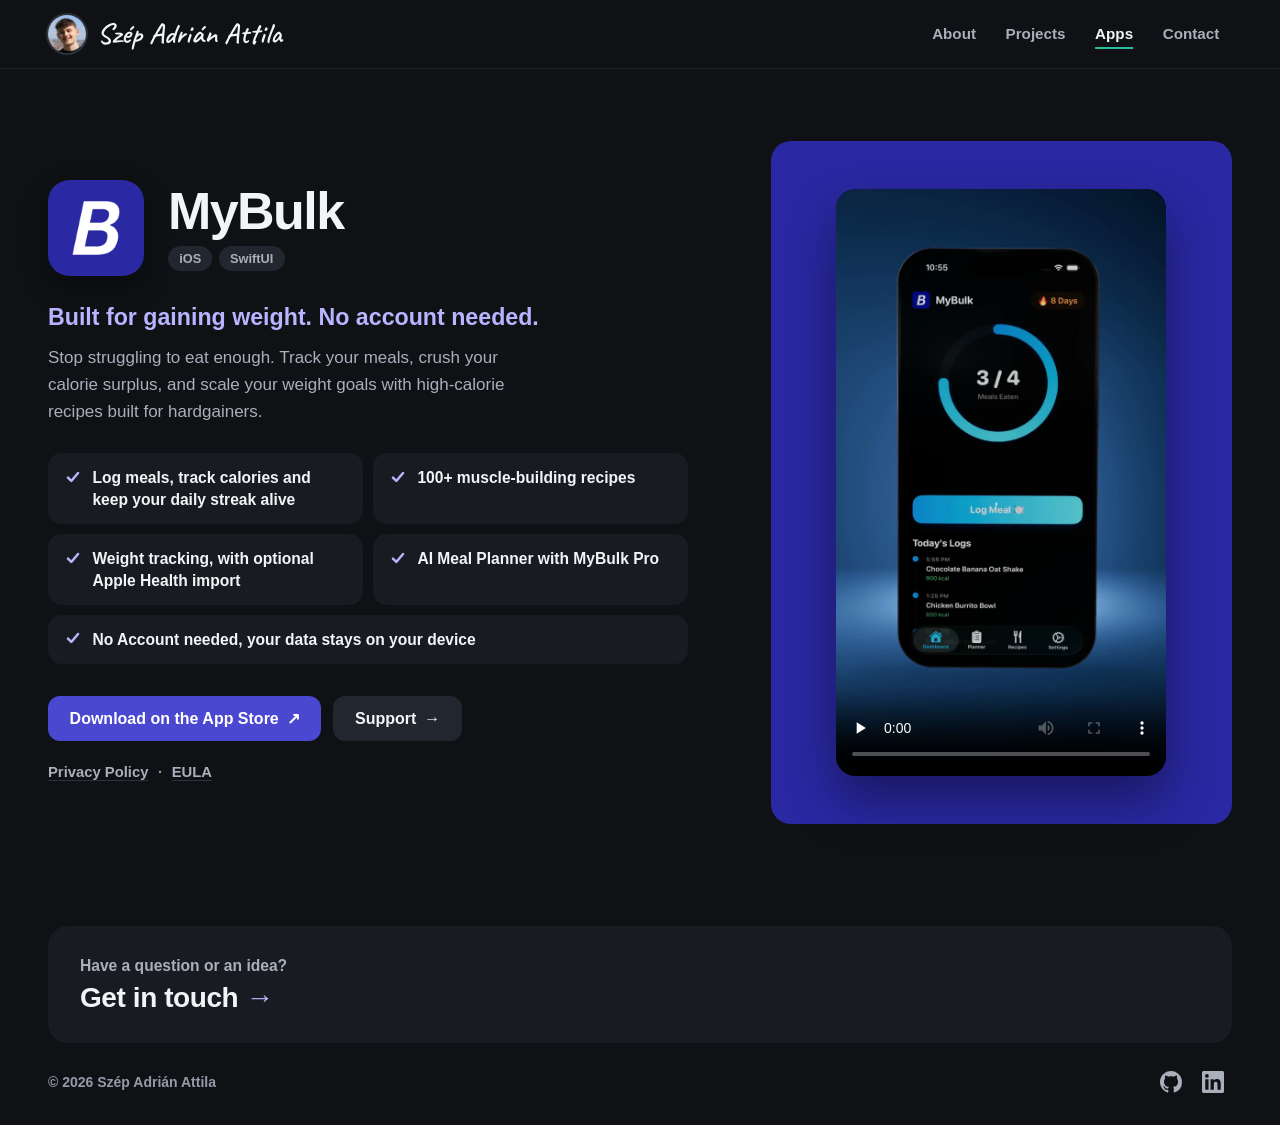
<file: apps.html>
<!DOCTYPE html>
<html lang="en">
<head>
    <meta charset="UTF-8">
    <meta name="viewport" content="width=device-width, initial-scale=1.0">
    <title>Szép Adrián Attila - Apps</title>
    <meta name="description" content="MyBulk for iOS: track your meals, hit your calorie surplus and reach your weight goals with high-calorie recipes built for hardgainers.">
    <meta name="theme-color" content="#0f1115">
    <meta property="og:type" content="website">
    <meta property="og:site_name" content="Szép Adrián Attila">
    <meta property="og:title" content="MyBulk - Szép Adrián Attila">
    <meta property="og:description" content="Track your meals, crush your calorie surplus, and scale your weight goals with high-calorie recipes built for hardgainers.">
    <meta property="og:url" content="https://szepad.github.io/apps.html">
    <meta property="og:image" content="https://szepad.github.io/media/bulkr-icon.png">
    <meta name="twitter:card" content="summary">
    <link rel="icon" href="favicon.svg" type="image/svg+xml">
    <link rel="preconnect" href="https://fonts.googleapis.com">
    <link rel="preconnect" href="https://fonts.gstatic.com" crossorigin>
    <link rel="stylesheet" href="https://fonts.googleapis.com/css2?family=Caveat:wght@600&display=swap">
    <link rel="stylesheet" href="style/main.css">
    <link rel="stylesheet" href="style/apps.css">
</head>
<body class="theme-indigo">
    <a class="skip-link" href="#main">Skip to content</a>
    <header class="site-header">
        <div class="wrap header-inner">
            <a class="brand" href="index.html"><img src="media/avatar.jpg" width="80" height="80" alt=""><span class="signature">Szép Adrián Attila</span></a>
            <button class="menu-toggle" type="button" aria-expanded="false" aria-controls="site-nav">
                <span class="when-closed">Menu</span><span class="when-open">Close</span>
            </button>
            <nav class="site-nav" id="site-nav" aria-label="Main">
                <a href="index.html">About</a>
                <a href="projects.html">Projects</a>
                <a href="apps.html" aria-current="page">Apps</a>
                <a href="contact.html">Contact</a>
            </nav>
        </div>
    </header>

    <main id="main">
        <section class="wrap app" aria-labelledby="app-title">
            <div class="app-info">
                <div class="app-head">
                    <img class="app-icon" src="media/bulkr-icon.png" width="96" height="96" alt="MyBulk app icon">
                    <div>
                        <h1 id="app-title">MyBulk</h1>
                        <ul class="chips">
                            <li class="chip">iOS</li>
                            <li class="chip">SwiftUI</li>
                        </ul>
                    </div>
                </div>

                <p class="app-tagline">Built for gaining weight. No account needed.</p>
                <p class="app-desc">Stop struggling to eat enough. Track your meals, crush your calorie surplus, and scale your weight goals with high-calorie recipes built for hardgainers.</p>

                <ul class="features">
                    <li class="feature"><svg class="feature-check" viewBox="0 0 16 16" aria-hidden="true" focusable="false"><path d="M3.5 8.5l3 3 6-7"/></svg>Log meals, track calories and keep your daily streak alive</li>
                    <li class="feature"><svg class="feature-check" viewBox="0 0 16 16" aria-hidden="true" focusable="false"><path d="M3.5 8.5l3 3 6-7"/></svg>100+ muscle-building recipes</li>
                    <li class="feature"><svg class="feature-check" viewBox="0 0 16 16" aria-hidden="true" focusable="false"><path d="M3.5 8.5l3 3 6-7"/></svg>Weight tracking, with optional Apple Health import</li>
                    <li class="feature"><svg class="feature-check" viewBox="0 0 16 16" aria-hidden="true" focusable="false"><path d="M3.5 8.5l3 3 6-7"/></svg>AI Meal Planner with MyBulk Pro</li>
                    <li class="feature"><svg class="feature-check" viewBox="0 0 16 16" aria-hidden="true" focusable="false"><path d="M3.5 8.5l3 3 6-7"/></svg>No Account needed, your data stays on your device</li>
                </ul>

                <div class="app-actions">
                    <a class="btn btn-primary" href="https://apps.apple.com/us/app/mybulk-gain-muscle-weight/id6780621673" target="_blank" rel="noopener">
                        Download on the App Store <span class="arrow arrow-ne" aria-hidden="true">↗</span>
                    </a>
                    <a class="btn" href="contact.html?app=MyBulk">Support <span class="arrow" aria-hidden="true">→</span></a>
                </div>
                <p class="app-legal">
                    <a href="privacy.html">Privacy Policy</a>
                    <span aria-hidden="true">·</span>
                    <a href="https://www.apple.com/legal/internet-services/itunes/dev/stdeula/" target="_blank" rel="noopener">EULA</a>
                </p>
            </div>

            <div class="app-visual">
                <div class="app-frame">
                    <video controls playsinline preload="none" poster="media/mybulk_poster.jpg" src="media/mybulk_promo.mp4" aria-label="MyBulk promo video"></video>
                </div>
            </div>
        </section>
    </main>

    <footer class="site-footer">
        <div class="wrap">
            <a class="footer-tile" href="contact.html">
                <span class="footer-q">Have a question or an idea?</span>
                <span class="footer-cta">Get in touch <span class="arrow" aria-hidden="true">→</span></span>
            </a>
            <div class="footer-meta">
                <span>&copy; 2026 Szép Adrián Attila</span>
                <ul class="footer-links icon-links">
                    <li><a class="icon-link" href="https://github.com/szepad/" target="_blank" rel="noopener" aria-label="GitHub"><svg viewBox="0 0 16 16" aria-hidden="true" focusable="false"><path d="M8 0C3.58 0 0 3.58 0 8c0 3.54 2.29 6.53 5.47 7.59.4.07.55-.17.55-.38 0-.19-.01-.82-.01-1.49-2.01.37-2.53-.49-2.69-.94-.09-.23-.48-.94-.82-1.13-.28-.15-.68-.52-.01-.53.63-.01 1.08.58 1.23.82.72 1.21 1.87.87 2.33.66.07-.52.28-.87.51-1.07-1.78-.2-3.64-.89-3.64-3.95 0-.87.31-1.59.82-2.15-.08-.2-.36-1.02.08-2.12 0 0 .67-.21 2.2.82.64-.18 1.32-.27 2-.27.68 0 1.36.09 2 .27 1.53-1.04 2.2-.82 2.2-.82.44 1.1.16 1.92.08 2.12.51.56.82 1.27.82 2.15 0 3.07-1.87 3.75-3.65 3.95.29.25.54.73.54 1.48 0 1.07-.01 1.93-.01 2.2 0 .21.15.46.55.38A8.013 8.013 0 0016 8c0-4.42-3.58-8-8-8z"/></svg></a></li>
                    <li><a class="icon-link" href="https://www.linkedin.com/in/adrian-szep/" target="_blank" rel="noopener" aria-label="LinkedIn"><svg viewBox="0 0 24 24" aria-hidden="true" focusable="false"><path d="M20.447 20.452h-3.554v-5.569c0-1.328-.027-3.037-1.852-3.037-1.853 0-2.136 1.445-2.136 2.939v5.667H9.351V9h3.414v1.561h.046c.477-.9 1.637-1.85 3.37-1.85 3.601 0 4.267 2.37 4.267 5.455v6.286zM5.337 7.433a2.062 2.062 0 01-2.063-2.065 2.064 2.064 0 112.063 2.065zm1.782 13.019H3.555V9h3.564v11.452zM22.225 0H1.771C.792 0 0 .774 0 1.729v20.542C0 23.227.792 24 1.771 24h20.451C23.2 24 24 23.227 24 22.271V1.729C24 .774 23.2 0 22.222 0h.003z"/></svg></a></li>
                </ul>
            </div>
        </div>
    </footer>
    <script src="scripts/main.js"></script>
</body>
</html>
</file>
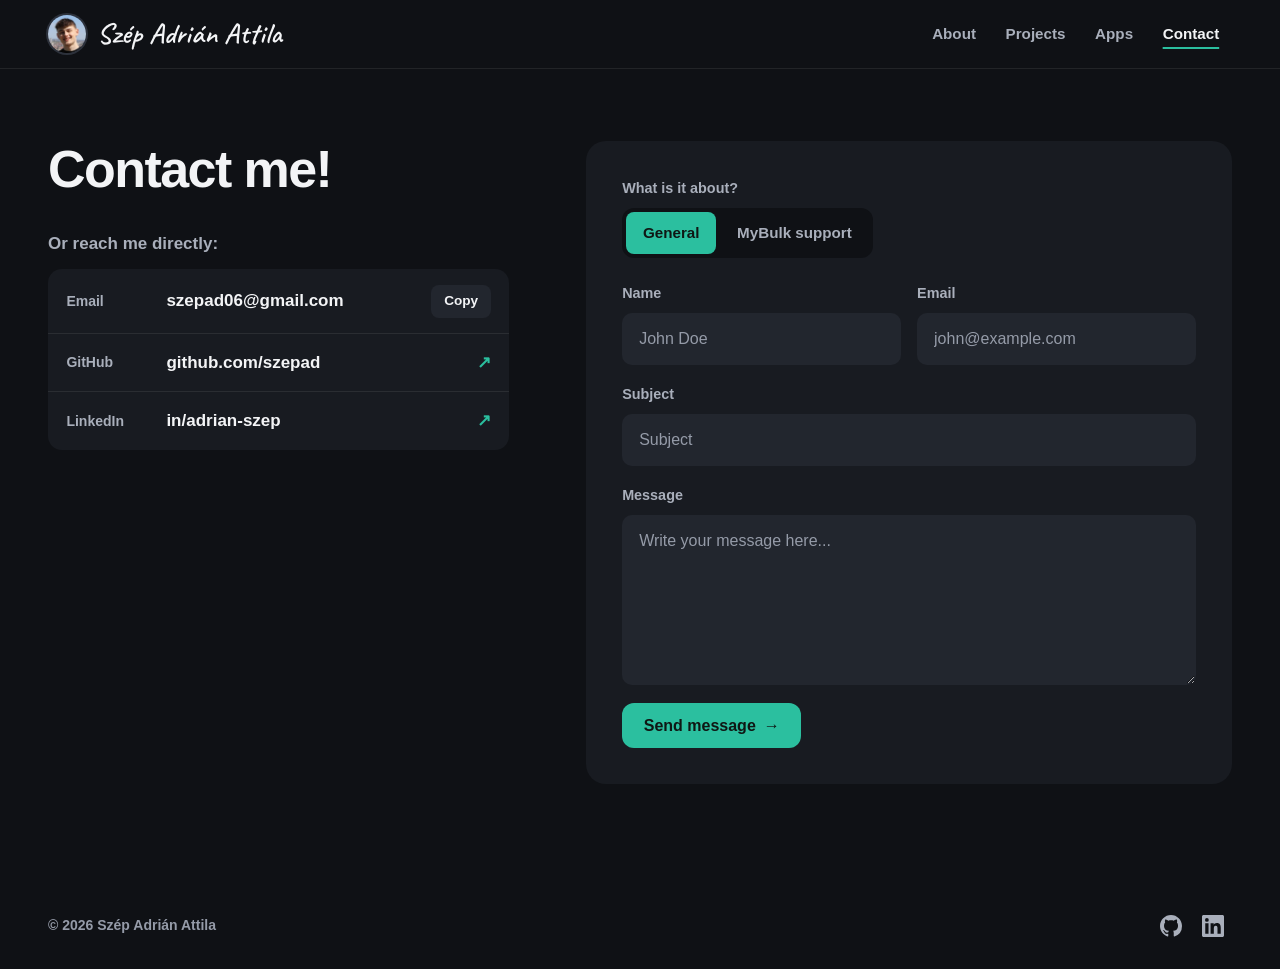
<file: contact.html>
<!DOCTYPE html>
<html lang="en">
<head>
    <meta charset="UTF-8">
    <meta name="viewport" content="width=device-width, initial-scale=1.0">
    <title>Szép Adrián Attila - Contact</title>
    <meta name="description" content="Get in touch with Szép Adrián Attila, or contact MyBulk app support.">
    <meta name="theme-color" content="#0f1115">
    <meta property="og:type" content="website">
    <meta property="og:site_name" content="Szép Adrián Attila">
    <meta property="og:title" content="Szép Adrián Attila - Contact">
    <meta property="og:description" content="Get in touch, or contact MyBulk app support.">
    <meta property="og:url" content="https://szepad.github.io/contact.html">
    <meta property="og:image" content="https://szepad.github.io/media/portrait.jpg">
    <meta name="twitter:card" content="summary">
    <link rel="icon" href="favicon.svg" type="image/svg+xml">
    <link rel="preconnect" href="https://fonts.googleapis.com">
    <link rel="preconnect" href="https://fonts.gstatic.com" crossorigin>
    <link rel="stylesheet" href="https://fonts.googleapis.com/css2?family=Caveat:wght@600&display=swap">
    <link rel="stylesheet" href="style/main.css">
    <link rel="stylesheet" href="style/contact.css">
</head>
<body>
    <a class="skip-link" href="#main">Skip to content</a>
    <header class="site-header">
        <div class="wrap header-inner">
            <a class="brand" href="index.html"><img src="media/avatar.jpg" width="80" height="80" alt=""><span class="signature">Szép Adrián Attila</span></a>
            <button class="menu-toggle" type="button" aria-expanded="false" aria-controls="site-nav">
                <span class="when-closed">Menu</span><span class="when-open">Close</span>
            </button>
            <nav class="site-nav" id="site-nav" aria-label="Main">
                <a href="index.html">About</a>
                <a href="projects.html">Projects</a>
                <a href="apps.html">Apps</a>
                <a href="contact.html" aria-current="page">Contact</a>
            </nav>
        </div>
    </header>

    <main id="main" class="wrap contact">
        <h1 class="contact-title">Contact me!</h1>

        <form id="contact-form" class="contact-form">
            <fieldset class="topic">
                <legend>What is it about?</legend>
                <div class="segmented">
                    <label class="segment"><input type="radio" name="topic" value="General" checked><span>General</span></label>
                    <label class="segment"><input type="radio" name="topic" value="MyBulk support"><span>MyBulk support</span></label>
                </div>
            </fieldset>

            <div class="field-row">
                <div class="field">
                    <label for="name">Name</label>
                    <input type="text" id="name" name="name" required placeholder="John Doe" maxlength="50" autocomplete="name">
                </div>
                <div class="field">
                    <label for="email">Email</label>
                    <input type="email" id="email" name="email" required placeholder="john@example.com" maxlength="100" autocomplete="email">
                </div>
            </div>
            <div class="field">
                <label for="subject">Subject</label>
                <input type="text" id="subject" name="subject" required placeholder="Subject" maxlength="100">
            </div>
            <div class="field">
                <label for="message">Message</label>
                <textarea id="message" name="message" required placeholder="Write your message here..."></textarea>
            </div>

            <!-- Spam trap for Web3Forms: real visitors never see or tick this -->
            <input type="checkbox" name="botcheck" class="botcheck" tabindex="-1" autocomplete="off" aria-hidden="true">

            <div class="form-actions">
                <button type="submit" class="btn btn-primary">Send message <span class="arrow" aria-hidden="true">→</span></button>
                <p id="form-status" class="form-status" role="status"></p>
            </div>
        </form>

        <div class="contact-direct">
            <p class="contact-sub">Or reach me directly:</p>
            <ul class="cells">
                <li class="cell">
                    <span class="cell-label">Email</span>
                    <span class="cell-value">szepad06@gmail.com</span>
                    <button type="button" class="copy-btn" data-email="szepad06@gmail.com" aria-label="Copy email address">Copy</button>
                </li>
                <li>
                    <a class="cell cell-link" href="https://github.com/szepad" target="_blank" rel="noopener">
                        <span class="cell-label">GitHub</span>
                        <span class="cell-value">github.com/szepad</span>
                        <span class="cell-go" aria-hidden="true">↗</span>
                    </a>
                </li>
                <li>
                    <a class="cell cell-link" href="https://www.linkedin.com/in/adrian-szep/" target="_blank" rel="noopener">
                        <span class="cell-label">LinkedIn</span>
                        <span class="cell-value">in/adrian-szep</span>
                        <span class="cell-go" aria-hidden="true">↗</span>
                    </a>
                </li>
            </ul>
            <p id="copy-status" class="visually-hidden" role="status"></p>
        </div>
    </main>

    <footer class="site-footer">
        <div class="wrap">
            <div class="footer-meta">
                <span>&copy; 2026 Szép Adrián Attila</span>
                <ul class="footer-links icon-links">
                    <li><a class="icon-link" href="https://github.com/szepad/" target="_blank" rel="noopener" aria-label="GitHub"><svg viewBox="0 0 16 16" aria-hidden="true" focusable="false"><path d="M8 0C3.58 0 0 3.58 0 8c0 3.54 2.29 6.53 5.47 7.59.4.07.55-.17.55-.38 0-.19-.01-.82-.01-1.49-2.01.37-2.53-.49-2.69-.94-.09-.23-.48-.94-.82-1.13-.28-.15-.68-.52-.01-.53.63-.01 1.08.58 1.23.82.72 1.21 1.87.87 2.33.66.07-.52.28-.87.51-1.07-1.78-.2-3.64-.89-3.64-3.95 0-.87.31-1.59.82-2.15-.08-.2-.36-1.02.08-2.12 0 0 .67-.21 2.2.82.64-.18 1.32-.27 2-.27.68 0 1.36.09 2 .27 1.53-1.04 2.2-.82 2.2-.82.44 1.1.16 1.92.08 2.12.51.56.82 1.27.82 2.15 0 3.07-1.87 3.75-3.65 3.95.29.25.54.73.54 1.48 0 1.07-.01 1.93-.01 2.2 0 .21.15.46.55.38A8.013 8.013 0 0016 8c0-4.42-3.58-8-8-8z"/></svg></a></li>
                    <li><a class="icon-link" href="https://www.linkedin.com/in/adrian-szep/" target="_blank" rel="noopener" aria-label="LinkedIn"><svg viewBox="0 0 24 24" aria-hidden="true" focusable="false"><path d="M20.447 20.452h-3.554v-5.569c0-1.328-.027-3.037-1.852-3.037-1.853 0-2.136 1.445-2.136 2.939v5.667H9.351V9h3.414v1.561h.046c.477-.9 1.637-1.85 3.37-1.85 3.601 0 4.267 2.37 4.267 5.455v6.286zM5.337 7.433a2.062 2.062 0 01-2.063-2.065 2.064 2.064 0 112.063 2.065zm1.782 13.019H3.555V9h3.564v11.452zM22.225 0H1.771C.792 0 0 .774 0 1.729v20.542C0 23.227.792 24 1.771 24h20.451C23.2 24 24 23.227 24 22.271V1.729C24 .774 23.2 0 22.222 0h.003z"/></svg></a></li>
                </ul>
            </div>
        </div>
    </footer>
    <script src="scripts/main.js"></script>
</body>
</html>
</file>
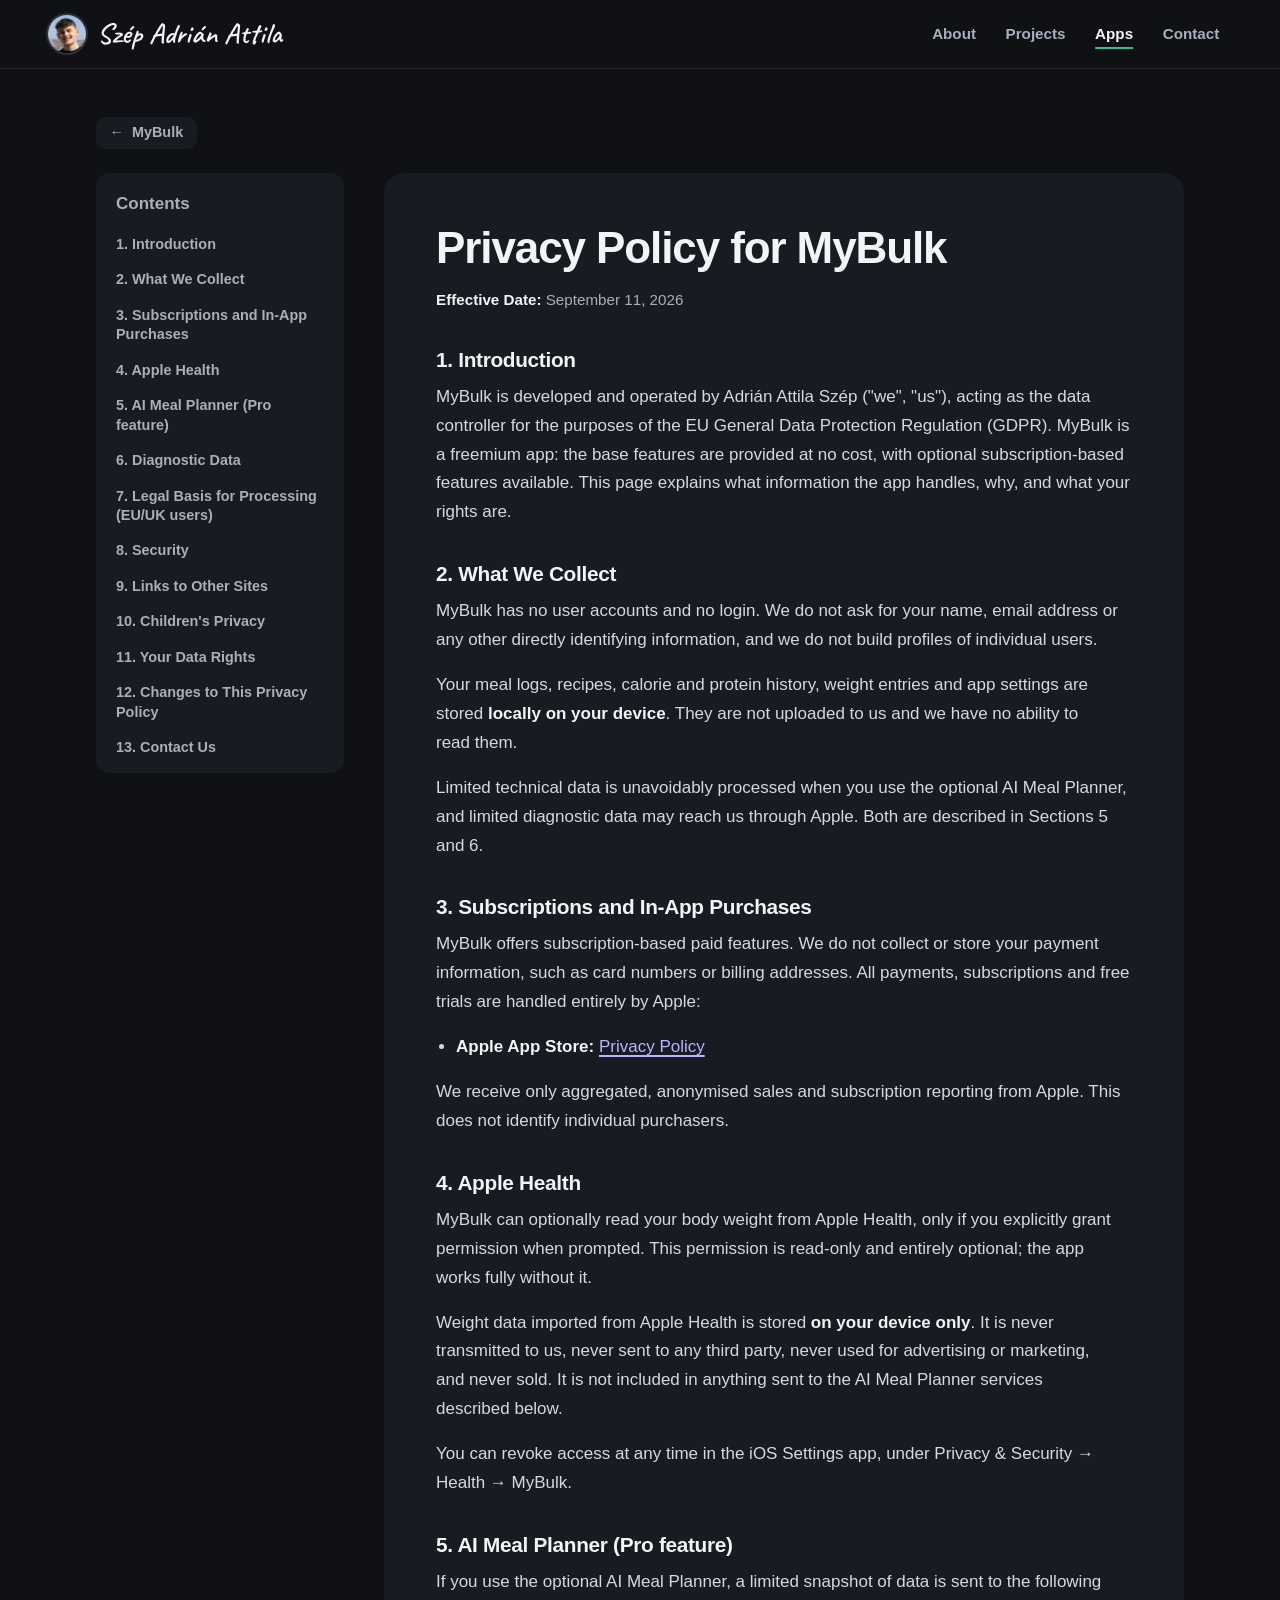
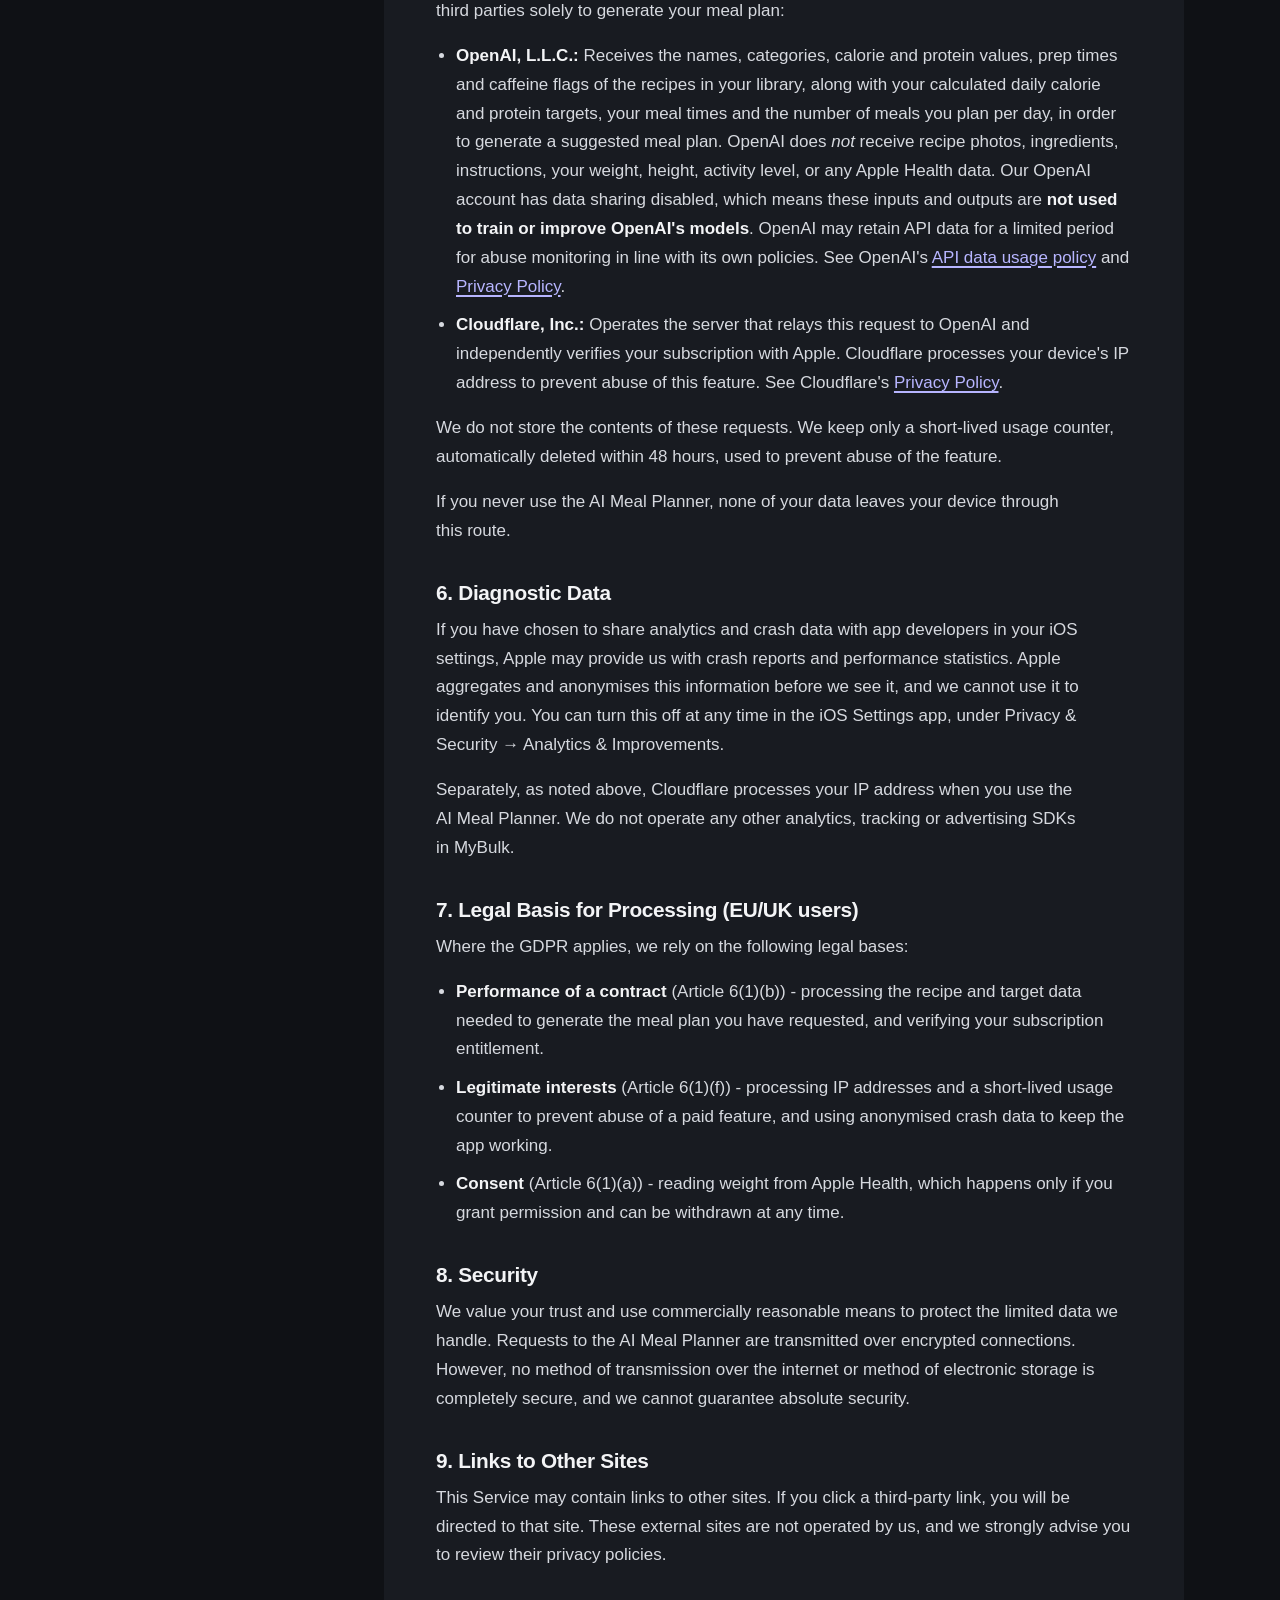
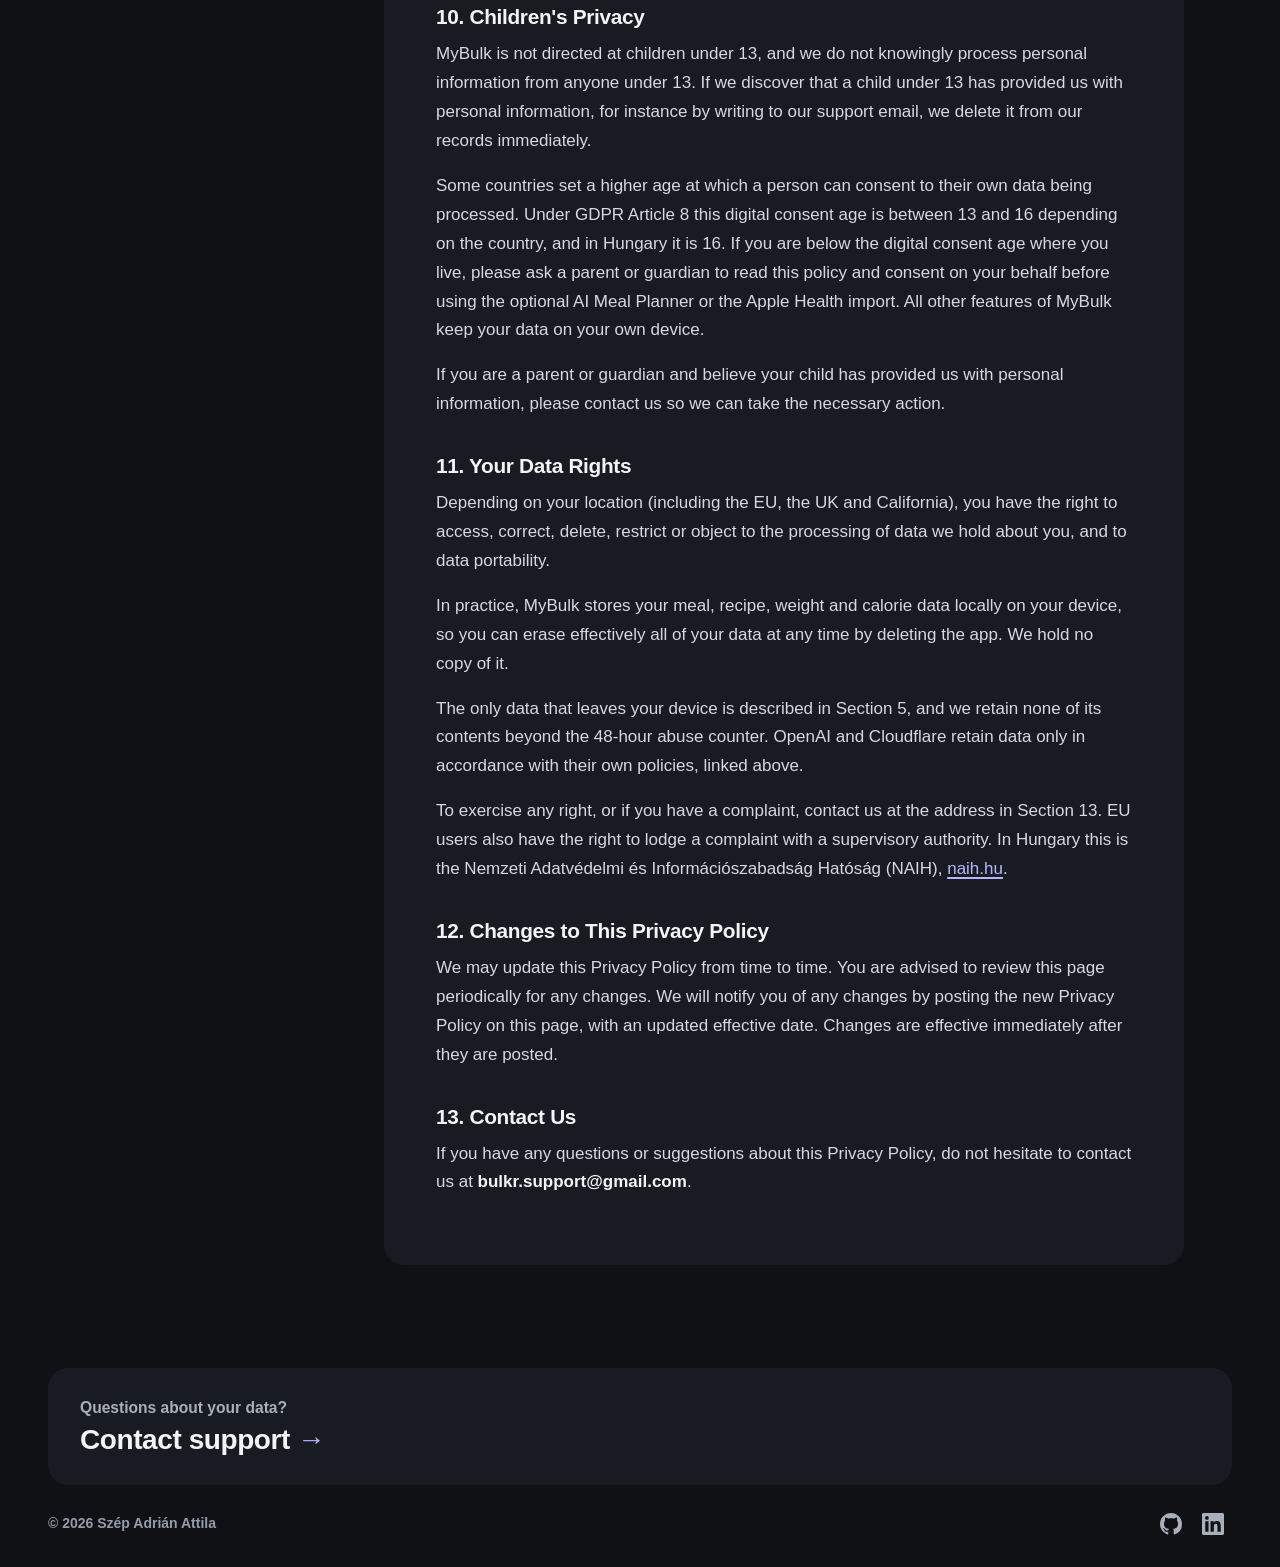
<file: privacy.html>
<!DOCTYPE html>
<html lang="en">
<head>
    <meta charset="UTF-8">
    <meta name="viewport" content="width=device-width, initial-scale=1.0">
    <title>Privacy Policy - MyBulk</title>
    <meta name="description" content="Privacy policy for the MyBulk iOS app.">
    <meta name="theme-color" content="#0f1115">
    <meta property="og:type" content="website">
    <meta property="og:site_name" content="Szép Adrián Attila">
    <meta property="og:title" content="Privacy Policy - MyBulk">
    <meta property="og:description" content="Privacy policy for the MyBulk iOS app.">
    <meta property="og:url" content="https://szepad.github.io/privacy.html">
    <meta property="og:image" content="https://szepad.github.io/media/bulkr-icon.png">
    <meta name="twitter:card" content="summary">
    <link rel="icon" href="favicon.svg" type="image/svg+xml">
    <link rel="preconnect" href="https://fonts.googleapis.com">
    <link rel="preconnect" href="https://fonts.gstatic.com" crossorigin>
    <link rel="stylesheet" href="https://fonts.googleapis.com/css2?family=Caveat:wght@600&display=swap">
    <link rel="stylesheet" href="style/main.css">
    <link rel="stylesheet" href="style/privacy.css">
</head>
<body class="theme-indigo">
    <a class="skip-link" href="#main">Skip to content</a>
    <header class="site-header">
        <div class="wrap header-inner">
            <a class="brand" href="index.html"><img src="media/avatar.jpg" width="80" height="80" alt=""><span class="signature">Szép Adrián Attila</span></a>
            <button class="menu-toggle" type="button" aria-expanded="false" aria-controls="site-nav">
                <span class="when-closed">Menu</span><span class="when-open">Close</span>
            </button>
            <nav class="site-nav" id="site-nav" aria-label="Main">
                <a href="index.html">About</a>
                <a href="projects.html">Projects</a>
                <a href="apps.html" aria-current="page">Apps</a>
                <a href="contact.html">Contact</a>
            </nav>
        </div>
    </header>

    <main id="main" class="wrap doc-page">
        <a class="btn btn-sm back-link" href="apps.html"><span class="arrow" aria-hidden="true">←</span> MyBulk</a>

        <div class="doc-layout">
            <!-- Filled in by scripts/main.js from the policy's headings -->
            <details class="doc-toc" hidden>
                <summary>Contents</summary>
                <ol class="toc-list"></ol>
            </details>

            <!-- The policy text lives in privacy-content.html and is loaded by scripts/main.js -->
            <article id="policy-container" class="doc">
                <p>Loading privacy policy...</p>
                <noscript>
                    <p><a href="privacy-content.html">Read the privacy policy here</a>.</p>
                </noscript>
            </article>
        </div>
    </main>

    <footer class="site-footer">
        <div class="wrap">
            <a class="footer-tile" href="contact.html?app=MyBulk">
                <span class="footer-q">Questions about your data?</span>
                <span class="footer-cta">Contact support <span class="arrow" aria-hidden="true">→</span></span>
            </a>
            <div class="footer-meta">
                <span>&copy; 2026 Szép Adrián Attila</span>
                <ul class="footer-links icon-links">
                    <li><a class="icon-link" href="https://github.com/szepad/" target="_blank" rel="noopener" aria-label="GitHub"><svg viewBox="0 0 16 16" aria-hidden="true" focusable="false"><path d="M8 0C3.58 0 0 3.58 0 8c0 3.54 2.29 6.53 5.47 7.59.4.07.55-.17.55-.38 0-.19-.01-.82-.01-1.49-2.01.37-2.53-.49-2.69-.94-.09-.23-.48-.94-.82-1.13-.28-.15-.68-.52-.01-.53.63-.01 1.08.58 1.23.82.72 1.21 1.87.87 2.33.66.07-.52.28-.87.51-1.07-1.78-.2-3.64-.89-3.64-3.95 0-.87.31-1.59.82-2.15-.08-.2-.36-1.02.08-2.12 0 0 .67-.21 2.2.82.64-.18 1.32-.27 2-.27.68 0 1.36.09 2 .27 1.53-1.04 2.2-.82 2.2-.82.44 1.1.16 1.92.08 2.12.51.56.82 1.27.82 2.15 0 3.07-1.87 3.75-3.65 3.95.29.25.54.73.54 1.48 0 1.07-.01 1.93-.01 2.2 0 .21.15.46.55.38A8.013 8.013 0 0016 8c0-4.42-3.58-8-8-8z"/></svg></a></li>
                    <li><a class="icon-link" href="https://www.linkedin.com/in/adrian-szep/" target="_blank" rel="noopener" aria-label="LinkedIn"><svg viewBox="0 0 24 24" aria-hidden="true" focusable="false"><path d="M20.447 20.452h-3.554v-5.569c0-1.328-.027-3.037-1.852-3.037-1.853 0-2.136 1.445-2.136 2.939v5.667H9.351V9h3.414v1.561h.046c.477-.9 1.637-1.85 3.37-1.85 3.601 0 4.267 2.37 4.267 5.455v6.286zM5.337 7.433a2.062 2.062 0 01-2.063-2.065 2.064 2.064 0 112.063 2.065zm1.782 13.019H3.555V9h3.564v11.452zM22.225 0H1.771C.792 0 0 .774 0 1.729v20.542C0 23.227.792 24 1.771 24h20.451C23.2 24 24 23.227 24 22.271V1.729C24 .774 23.2 0 22.222 0h.003z"/></svg></a></li>
                </ul>
            </div>
        </div>
    </footer>
    <script src="scripts/main.js"></script>
</body>
</html>
</file>
<file: style/main.css>
/* ==========================================================================
   Shared styles: "game library" design system
   Dark graphite surfaces, the system sans-serif, and a teal selection ring
   (like a console cursor) around cover art you can hover or focus.
   ========================================================================== */

:root {
    --bg: #0f1115;
    --surface: #181b21;
    --surface-2: #22262e;
    --surface-3: #2c313b;
    --line: rgba(255, 255, 255, 0.08);

    --text: #f3f4f6;
    --text-soft: #a9afbb;
    --text-muted: #959ba8;

    --teal: #2bbf9f;          /* brand + selection ring */
    --teal-hover: #5fd3b9;
    --on-teal: #0f1714;
    --accent: var(--teal);    /* links and highlighted text */
    --btn-bg: var(--teal);
    --btn-bg-hover: var(--teal-hover);
    --btn-text: var(--on-teal);

    --indigo: #2a28a2;
    --success: #5fd38f;
    --danger: #ff8f7a;

    /* The visitor's own system font: SF Pro on Apple, Segoe UI on Windows, Roboto on Android */
    --font: -apple-system, BlinkMacSystemFont, 'Segoe UI', Roboto, 'Helvetica Neue', Arial, sans-serif;
    --font-hand: 'Caveat', cursive;

    /* Corner scale: only small tags and the avatar are fully round */
    --r-xs: 8px;     /* tiny controls (Copy) */
    --r-sm: 10px;    /* inputs, nav tabs, small buttons */
    --r-btn: 12px;   /* buttons */
    --r-md: 14px;    /* cover art, small cards */
    --r-lg: 20px;    /* panels */

    --gutter: clamp(16px, 4vw, 48px);
    --max: 1200px;
    --header-h: 68px;
}

/* MyBulk pages (apps + privacy) use the app's indigo for buttons and accents */
.theme-indigo {
    --accent: #b7b5ff;
    --btn-bg: #4a47d1;
    --btn-bg-hover: #5856e0;
    --btn-text: #ffffff;
}

*,
*::before,
*::after {
    margin: 0;
    padding: 0;
    box-sizing: border-box;
}

html {
    background: var(--bg);
    color-scheme: dark;
    scroll-padding-top: calc(var(--header-h) + 16px);
    -webkit-text-size-adjust: 100%;
}

body {
    min-height: 100vh;
    min-height: 100dvh;
    display: flex;
    flex-direction: column;
    background: var(--bg);
    color: var(--text);
    font-family: var(--font);
    font-size: 1.0625rem;
    line-height: 1.6;
    -webkit-font-smoothing: antialiased;
}

main {
    flex: 1;
}

img,
video {
    display: block;
    max-width: 100%;
}

button,
input,
textarea,
select {
    font: inherit;
    color: inherit;
}

h1,
h2,
h3 {
    font-weight: 700;
    line-height: 1.1;
    letter-spacing: -0.015em;
    text-wrap: balance;
}

p {
    text-wrap: pretty;
}

a {
    color: var(--accent);
    text-decoration-thickness: 2px;
    text-underline-offset: 0.2em;
}

::selection {
    background: var(--teal);
    color: var(--on-teal);
}

/* The selection ring: the same teal ring for keyboard focus everywhere */
:focus-visible {
    outline: 3px solid var(--teal);
    outline-offset: 4px;
}

.wrap {
    width: 100%;
    max-width: calc(var(--max) + 2 * var(--gutter));
    margin-inline: auto;
    padding-inline: var(--gutter);
}

.visually-hidden {
    position: absolute;
    width: 1px;
    height: 1px;
    padding: 0;
    margin: -1px;
    overflow: hidden;
    clip: rect(0, 0, 0, 0);
    white-space: nowrap;
    border: 0;
}

.skip-link {
    position: absolute;
    top: -100px;
    left: var(--gutter);
    z-index: 200;
    padding: 0.6rem 1.1rem;
    border-radius: var(--r-sm);
    background: var(--teal);
    color: var(--on-teal);
    font-weight: 700;
    text-decoration: none;
}

.skip-link:focus {
    top: 10px;
}

/* ---------- Header ---------- */

.site-header {
    position: sticky;
    top: 0;
    z-index: 100;
    background: var(--bg);
    border-bottom: 1px solid var(--line);
}

.header-inner {
    position: relative;
    height: var(--header-h);
    display: flex;
    align-items: center;
    justify-content: space-between;
    gap: 1rem;
}

.brand {
    display: inline-flex;
    align-items: center;
    gap: 0.7rem;
    border-radius: var(--r-sm);
    color: var(--text);
    text-decoration: none;
}

.brand img {
    width: 38px;
    height: 38px;
    border-radius: 50%;
    box-shadow: 0 0 0 2px var(--surface-3);
}

.signature {
    font-family: var(--font-hand);
    font-size: 1.8rem;
    font-weight: 600;
    line-height: 1;
    white-space: nowrap;
}

.site-nav {
    display: flex;
    gap: 0.25rem;
}

.site-nav a {
    padding: 0.5rem 0.8rem;
    border-radius: var(--r-sm);
    color: var(--text-soft);
    font-weight: 600;
    font-size: 0.95rem;
    text-decoration: none;
    transition: background-color 0.15s ease, color 0.15s ease;
}

.site-nav a:hover {
    color: var(--text);
}

/* The current page is underlined in teal */
.site-nav a[aria-current="page"] {
    color: var(--text);
    text-decoration: underline;
    text-decoration-color: var(--teal);
    text-decoration-thickness: 2px;
    text-underline-offset: 8px;
}

.menu-toggle {
    display: none;
    padding: 0.5rem 1rem;
    border: 0;
    border-radius: var(--r-sm);
    background: var(--surface);
    font-weight: 700;
    font-size: 0.95rem;
    cursor: pointer;
}

.menu-toggle .when-open,
.menu-toggle[aria-expanded="true"] .when-closed {
    display: none;
}

.menu-toggle[aria-expanded="true"] .when-open {
    display: inline;
}

/* Phones: a plain dropdown list of the four pages */
@media (max-width: 760px) {
    .menu-toggle {
        display: block;
    }

    .site-nav {
        display: none;
        position: absolute;
        top: calc(100% + 8px);
        left: var(--gutter);
        right: var(--gutter);
        flex-direction: column;
        gap: 2px;
        padding: 6px;
        border-radius: var(--r-lg);
        background: var(--surface);
        box-shadow: 0 20px 40px rgba(0, 0, 0, 0.45);
    }

    .menu-toggle[aria-expanded="true"] + .site-nav {
        display: flex;
        animation: dropIn 0.18s ease;
    }

    .site-nav a {
        padding: 0.85rem 1rem;
        border-radius: var(--r-md);
        font-size: 1.1rem;
        color: var(--text);
    }

    .site-nav a:hover {
        background: var(--surface-2);
    }

    .site-nav a[aria-current="page"] {
        text-underline-offset: 6px;
    }
}

@media (max-width: 380px) {
    .signature {
        font-size: 1.55rem;
    }
}

@keyframes dropIn {
    from { opacity: 0; transform: translateY(-6px); }
    to { opacity: 1; transform: translateY(0); }
}

/* ---------- Buttons and tags ---------- */

.btn {
    display: inline-flex;
    align-items: center;
    justify-content: center;
    gap: 0.5rem;
    padding: 0.8rem 1.35rem;
    border: 0;
    border-radius: var(--r-btn);
    background: var(--surface-2);
    color: var(--text);
    font-weight: 700;
    font-size: 1rem;
    line-height: 1.2;
    text-decoration: none;
    cursor: pointer;
    transition: background-color 0.15s ease, transform 0.15s ease;
}

.btn-primary {
    background: var(--btn-bg);
    color: var(--btn-text);
}

/* A smaller, quieter button for secondary links ("All projects", "Back") */
.btn-sm {
    padding: 0.45rem 0.85rem;
    border-radius: var(--r-sm);
    background: var(--surface);
    color: var(--text-soft);
    font-size: 0.9rem;
    font-weight: 600;
}

.btn:active {
    transform: scale(0.97);
}

.btn:disabled {
    cursor: wait;
    opacity: 0.8;
}

@media (hover: hover) {
    .btn:hover {
        background: var(--surface-3);
    }

    .btn-sm:hover {
        background: var(--surface-2);
        color: var(--text);
    }

    .btn-primary:hover {
        background: var(--btn-bg-hover);
    }
}

.arrow {
    display: inline-block;
    transition: transform 0.15s ease;
}

a:hover .arrow,
button:hover .arrow {
    transform: translateX(3px);
}

a:hover .arrow-ne {
    transform: translate(2px, -2px);
}

.chips {
    display: flex;
    flex-wrap: wrap;
    gap: 0.4rem;
    list-style: none;
}

.chip {
    display: inline-flex;
    align-items: center;
    padding: 0.25rem 0.7rem;
    border-radius: 999px;
    background: var(--surface-2);
    color: var(--text-soft);
    font-size: 0.8rem;
    font-weight: 600;
    line-height: 1.4;
    white-space: nowrap;
}

.chip-accent {
    background: rgba(43, 191, 159, 0.14);
    color: var(--teal);
}

/* ---------- Tiles: only the cover art is the link, and it gets the ring ---------- */

.tile {
    color: var(--text);
}

.tile-art {
    position: relative;
    display: block;
    width: 100%;
    overflow: hidden;
    padding: 0;
    border: 0;
    border-radius: var(--r-md);
    background: var(--surface);
    color: var(--text);
    outline: 3px solid transparent;
    outline-offset: 4px;
    box-shadow: 0 8px 24px rgba(0, 0, 0, 0.25);
    transition: outline-color 0.15s ease, transform 0.15s ease;
}

a.tile-art,
button.tile-art {
    cursor: pointer;
}

.tile-art img,
.tile-art video {
    width: 100%;
    height: 100%;
    object-fit: cover;
}

.tile-art:focus-visible {
    outline-color: var(--teal);
    transform: translateY(-3px);
}

@media (hover: hover) {
    a.tile-art:hover,
    button.tile-art:hover {
        outline-color: var(--teal);
        transform: translateY(-3px);
    }
}

.tile-info {
    padding: 0.9rem 0.25rem 0;
}

.tile-title {
    display: block;
    font-size: 1.2rem;
    font-weight: 700;
    line-height: 1.25;
}

.tile-desc {
    display: block;
    margin-top: 0.3rem;
    color: var(--text-soft);
    font-size: 0.975rem;
    line-height: 1.5;
}

.tile-info .chips {
    margin-top: 0.7rem;
}

/* ---------- Shelf heading ---------- */

.shelf-head {
    display: flex;
    align-items: center;
    justify-content: space-between;
    flex-wrap: wrap;
    gap: 0.75rem 1.5rem;
    margin-bottom: 1.5rem;
}

.shelf-head h2 {
    font-size: clamp(1.4rem, 2.4vw, 1.75rem);
}

/* ---------- Page heading ---------- */

.page-head {
    padding-top: clamp(2.25rem, 5vw, 3.75rem);
    padding-bottom: clamp(1.5rem, 3vw, 2.25rem);
}

.page-head h1 {
    font-size: clamp(2.25rem, 5vw, 3.25rem);
    font-weight: 800;
    letter-spacing: -0.025em;
}

/* ---------- Footer ---------- */

.site-footer {
    margin-top: clamp(4rem, 8vw, 6.5rem);
    padding-bottom: 1.5rem;
}

.footer-tile {
    display: block;
    padding: clamp(1.25rem, 3vw, 1.75rem) clamp(1.25rem, 3vw, 2rem);
    border-radius: var(--r-lg);
    background: var(--surface);
    color: var(--text);
    text-decoration: none;
    outline: 3px solid transparent;
    outline-offset: 4px;
    transition: outline-color 0.15s ease, background-color 0.15s ease;
}

.footer-tile:focus-visible {
    outline-color: var(--teal);
}

@media (hover: hover) {
    .footer-tile:hover {
        outline-color: var(--teal);
        background: var(--surface-2);
    }
}

.footer-tile .footer-q {
    display: block;
    color: var(--text-soft);
    font-size: 0.975rem;
    font-weight: 600;
}

.footer-tile .footer-cta {
    display: block;
    margin-top: 0.15rem;
    font-size: clamp(1.35rem, 2.6vw, 1.75rem);
    font-weight: 800;
    letter-spacing: -0.015em;
    line-height: 1.2;
}

.footer-tile .footer-cta .arrow {
    color: var(--accent);
}

.footer-meta {
    display: flex;
    justify-content: space-between;
    align-items: center;
    flex-wrap: wrap;
    gap: 0.75rem 1.5rem;
    padding-top: 1.25rem;
    color: var(--text-muted);
    font-size: 0.875rem;
    font-weight: 600;
}

.footer-links {
    display: flex;
    gap: 0.5rem;
    list-style: none;
}

/* GitHub / LinkedIn: just the icons, with a comfortable click area around them */
.icon-link {
    display: grid;
    place-items: center;
    width: 38px;
    height: 38px;
    border-radius: var(--r-sm);
    color: var(--text-soft);
    transition: color 0.15s ease, transform 0.15s ease;
}

.icon-link svg {
    width: 22px;
    height: 22px;
    fill: currentColor;
}

.icon-link:hover {
    color: var(--text);
    transform: translateY(-2px);
}

.icon-links {
    display: flex;
    gap: 0.25rem;
    list-style: none;
}

/* ---------- Popups (native <dialog>) ---------- */

dialog.lightbox {
    width: 100%;
    height: 100%;
    max-width: none;
    max-height: none;
    padding: 0;
    border: 0;
    background: transparent;
    color: var(--text);
}

dialog.lightbox[open] {
    display: grid;
    place-items: center;
    animation: fadeIn 0.2s ease;
}

dialog.lightbox::backdrop {
    background: rgba(10, 12, 16, 0.9);
}

.dialog-close {
    position: absolute;
    top: 1rem;
    right: var(--gutter);
    z-index: 1;
    padding: 0.55rem 1rem;
    border: 0;
    border-radius: var(--r-sm);
    background: var(--surface-2);
    color: var(--text);
    font-weight: 700;
    cursor: pointer;
    transition: background-color 0.15s ease;
}

.dialog-close:hover {
    background: var(--surface-3);
}

html:has(dialog[open]) {
    overflow: hidden;
}

@keyframes fadeIn {
    from { opacity: 0; }
    to { opacity: 1; }
}

@media (prefers-reduced-motion: reduce) {
    *,
    *::before,
    *::after {
        animation-duration: 0.01ms !important;
        animation-iteration-count: 1 !important;
        transition-duration: 0.01ms !important;
    }
}
</file>
<file: style/apps.css>
/* MyBulk: an App Store-style page */

.app {
    display: grid;
    grid-template-columns: minmax(0, 7fr) minmax(0, 5fr);
    gap: clamp(2.5rem, 6vw, 5rem);
    align-items: center;
    padding-top: clamp(2.5rem, 6vw, 4.5rem);
}

.app-head {
    display: flex;
    align-items: center;
    gap: clamp(1rem, 2.5vw, 1.5rem);
}

.app-icon {
    width: clamp(72px, 8vw, 96px);
    height: auto;
    border-radius: 22.5%;
    box-shadow: 0 10px 26px rgba(0, 0, 0, 0.4);
}

.app-head h1 {
    margin-bottom: 0.55rem;
    font-size: clamp(2.25rem, 5vw, 3.25rem);
    font-weight: 800;
    letter-spacing: -0.03em;
    line-height: 1;
}

.app-tagline {
    margin-top: 1.6rem;
    font-size: clamp(1.2rem, 2vw, 1.45rem);
    font-weight: 700;
    line-height: 1.3;
    color: var(--accent);
}

.app-desc {
    max-width: 50ch;
    margin-top: 0.75rem;
    color: var(--text-soft);
}

.features {
    display: grid;
    grid-template-columns: repeat(2, minmax(0, 1fr));
    gap: 10px;
    max-width: 40rem;
    margin-top: 1.75rem;
    list-style: none;
}

.feature {
    display: flex;
    align-items: flex-start;
    gap: 0.65rem;
    padding: 0.85rem 1rem;
    border-radius: var(--r-md);
    background: var(--surface);
    font-size: 0.975rem;
    font-weight: 600;
    line-height: 1.4;
}

/* An odd last card spans the full row */
.feature:last-child:nth-child(odd) {
    grid-column: 1 / -1;
}

.feature-check {
    flex-shrink: 0;
    width: 18px;
    height: 18px;
    margin-top: 0.05rem;
    fill: none;
    stroke: var(--accent);
    stroke-width: 2.2;
    stroke-linecap: round;
    stroke-linejoin: round;
}

.app-actions {
    display: flex;
    flex-wrap: wrap;
    gap: 0.75rem;
    margin-top: 2rem;
}

.app-legal {
    display: flex;
    gap: 0.6rem;
    margin-top: 1.25rem;
    color: var(--text-muted);
    font-size: 0.925rem;
    font-weight: 600;
}

.app-legal a {
    color: var(--text-soft);
    text-decoration: underline;
    text-decoration-thickness: 1px;
    text-decoration-color: var(--surface-3);
    transition: color 0.15s ease, text-decoration-color 0.15s ease;
}

.app-legal a:hover {
    color: var(--text);
    text-decoration-color: currentColor;
}

/* The video sits on an indigo panel, like the app's own colour */
.app-visual {
    display: grid;
    place-items: center;
    padding: clamp(1.5rem, 4vw, 3rem);
    border-radius: var(--r-lg);
    background: var(--indigo);
}

.app-frame {
    width: min(100%, 330px);
    aspect-ratio: 9 / 16;
    overflow: hidden;
    border-radius: var(--r-lg);
    background: #000;
    box-shadow: 0 24px 50px rgba(0, 0, 0, 0.4);
}

.app-frame video {
    width: 100%;
    height: 100%;
    object-fit: contain;
}

@media (max-width: 860px) {
    .app {
        grid-template-columns: 1fr;
    }
}

@media (max-width: 520px) {
    .features {
        grid-template-columns: 1fr;
    }

    .app-actions .btn {
        width: 100%;
    }
}
</file>
<file: style/contact.css>
.contact {
    display: grid;
    grid-template-columns: minmax(0, 5fr) minmax(0, 7fr);
    grid-template-areas:
        "title  form"
        "direct form";
    grid-template-rows: auto 1fr;
    gap: 0 clamp(2rem, 6vw, 5rem);
    align-items: start;
    padding-top: clamp(2.5rem, 6vw, 4.5rem);
}

.contact-title {
    grid-area: title;
    font-size: clamp(2.25rem, 5vw, 3.25rem);
    font-weight: 800;
    letter-spacing: -0.03em;
}

.contact-direct {
    grid-area: direct;
}

.contact-form {
    grid-area: form;
}

.contact-sub {
    margin: 2rem 0 0.75rem;
    font-weight: 600;
    color: var(--text-soft);
}

/* Direct channels, styled like rows in a settings list */

.cells {
    overflow: hidden;
    border-radius: var(--r-md);
    background: var(--surface);
    list-style: none;
}

.cells > li + li {
    border-top: 1px solid var(--line);
}

.cell {
    display: grid;
    grid-template-columns: 5.5rem minmax(0, 1fr) auto;
    align-items: center;
    gap: 0.75rem;
    padding: 0.95rem 1.15rem;
    color: var(--text);
    text-decoration: none;
}

.cell-label {
    font-size: 0.875rem;
    font-weight: 600;
    color: var(--text-soft);
}

.cell-value {
    font-weight: 600;
    overflow-wrap: anywhere;
}

.cell-go {
    color: var(--accent);
    font-weight: 700;
    transition: transform 0.15s ease;
}

.cell-link {
    transition: background-color 0.15s ease;
}

.cell-link:hover {
    background: var(--surface-2);
}

.cell-link:hover .cell-go {
    transform: translate(2px, -2px);
}

/* Inside the rounded list, the focus ring sits inside the row so it isn't clipped */
.cell-link:focus-visible {
    outline-offset: -3px;
    border-radius: var(--r-md);
}

.copy-btn {
    padding: 0.35rem 0.8rem;
    border: 0;
    border-radius: var(--r-xs);
    background: var(--surface-2);
    color: var(--text);
    font-size: 0.85rem;
    font-weight: 700;
    cursor: pointer;
    transition: background-color 0.15s ease, color 0.15s ease;
}

.copy-btn:hover {
    background: var(--surface-3);
}

.copy-btn:focus-visible {
    outline-offset: 2px;
}

.copy-btn.is-copied {
    background: rgba(95, 211, 143, 0.16);
    color: var(--success);
}

/* ---------- Form panel ---------- */

.contact-form {
    padding: clamp(1.25rem, 3.5vw, 2.25rem);
    border-radius: var(--r-lg);
    background: var(--surface);
}

.topic {
    margin-bottom: 1.5rem;
    border: 0;
}

.topic legend,
.field label {
    display: block;
    margin-bottom: 0.5rem;
    font-size: 0.9rem;
    font-weight: 700;
    color: var(--text-soft);
}

.segmented {
    display: inline-flex;
    flex-wrap: wrap;
    gap: 4px;
    padding: 4px;
    border-radius: var(--r-btn);
    background: var(--bg);
}

.segment {
    position: relative;
    cursor: pointer;
}

.segment input {
    position: absolute;
    opacity: 0;
    pointer-events: none;
}

.segment span {
    display: block;
    padding: 0.55rem 1.05rem;
    border-radius: var(--r-xs);
    font-size: 0.95rem;
    font-weight: 700;
    color: var(--text-soft);
    transition: background-color 0.15s ease, color 0.15s ease;
}

.segment:hover span {
    color: var(--text);
}

.segment:has(input:checked) span {
    background: var(--teal);
    color: var(--on-teal);
}

.segment:has(input:focus-visible) span {
    outline: 3px solid var(--teal);
    outline-offset: 3px;
}

.field-row {
    display: grid;
    grid-template-columns: repeat(2, minmax(0, 1fr));
    gap: 1rem;
}

.field {
    margin-bottom: 1.15rem;
}

.field input,
.field textarea {
    width: 100%;
    padding: 0.85rem 1rem;
    border: 1px solid transparent;
    border-radius: var(--r-sm);
    background: var(--surface-2);
    font-size: 1rem;
    line-height: 1.4;
    transition: border-color 0.15s ease, background-color 0.15s ease;
}

.field input::placeholder,
.field textarea::placeholder {
    color: var(--text-muted);
    opacity: 1;
}

.field input:hover,
.field textarea:hover {
    border-color: var(--surface-3);
}

.field input:focus,
.field textarea:focus {
    border-color: var(--teal);
    background: var(--bg);
}

.field input:focus-visible,
.field textarea:focus-visible {
    outline-offset: 2px;
}

.field textarea {
    display: block;
    min-height: 170px;
    resize: vertical;
}

.botcheck {
    display: none;
}

.form-actions {
    display: flex;
    align-items: center;
    flex-wrap: wrap;
    gap: 1rem 1.25rem;
    margin-top: 0.5rem;
}

.form-status {
    font-size: 0.95rem;
    font-weight: 600;
}

.form-status.is-success {
    color: var(--success);
}

.form-status.is-error {
    color: var(--danger);
}

/* Small screens: heading, then the form, then the direct channels */
@media (max-width: 860px) {
    .contact {
        grid-template-columns: 1fr;
        grid-template-areas:
            "title"
            "form"
            "direct";
        grid-template-rows: auto;
        row-gap: 1.5rem;
    }

    .contact-direct .contact-sub {
        margin-top: 1rem;
    }
}

@media (max-width: 520px) {
    .field-row {
        grid-template-columns: 1fr;
        gap: 0;
    }

    .form-actions .btn {
        width: 100%;
    }

    /* Label above the value, so the email address never breaks mid-word */
    .cell {
        grid-template-columns: minmax(0, 1fr) auto;
        grid-template-areas:
            "label action"
            "value action";
        row-gap: 0.1rem;
        padding-inline: 1rem;
    }

    .cell-label {
        grid-area: label;
        font-size: 0.8rem;
    }

    .cell-value {
        grid-area: value;
        overflow-wrap: normal;
    }

    .cell .copy-btn,
    .cell .cell-go {
        grid-area: action;
    }
}
</file>
<file: style/privacy.css>
/* A narrower, centred page: contents list + a comfortable reading width */
.doc-page {
    --max: 68rem;
    padding-top: clamp(1.75rem, 4vw, 3rem);
}

.back-link:hover .arrow {
    transform: translateX(-3px);
}

.doc-layout {
    display: grid;
    grid-template-columns: 15.5rem minmax(0, 1fr);
    gap: clamp(1.5rem, 4vw, 2.5rem);
    align-items: start;
    margin-top: 1.5rem;
}

/* Table of contents */

.doc-toc {
    position: sticky;
    top: calc(var(--header-h) + 1.5rem);
    max-height: calc(100vh - var(--header-h) - 3rem);
    overflow-y: auto;
    padding: 0.5rem;
    border-radius: var(--r-md);
    background: var(--surface);
}

.doc-toc summary {
    padding: 0.6rem 0.75rem;
    list-style: none;
    font-weight: 700;
    color: var(--text-soft);
    cursor: pointer;
}

.doc-toc summary::-webkit-details-marker {
    display: none;
}

.toc-list {
    list-style: none;
}

.toc-list a {
    display: block;
    padding: 0.5rem 0.75rem;
    border-radius: var(--r-xs);
    color: var(--text-soft);
    font-size: 0.9rem;
    font-weight: 600;
    line-height: 1.35;
    text-decoration: none;
    transition: background-color 0.15s ease, color 0.15s ease;
}

.toc-list a:hover {
    background: var(--surface-2);
    color: var(--text);
}

.toc-list a:focus-visible {
    outline-offset: -3px;
}

/* The policy itself, in a rounded reading panel */

.doc {
    max-width: 50rem;
    padding: clamp(1.5rem, 4.5vw, 3.25rem);
    border-radius: var(--r-lg);
    background: var(--surface);
    color: #d6d9df;
    line-height: 1.7;
    overflow-wrap: break-word;
}

.doc h1 {
    color: var(--text);
    font-size: clamp(2rem, 4.5vw, 2.75rem);
    font-weight: 800;
    letter-spacing: -0.025em;
    line-height: 1.05;
    margin-bottom: 1rem;
}

.doc h1 + p {
    margin-bottom: 0.5rem;
    font-size: 0.95rem;
    color: var(--text-soft);
}

.doc h3 {
    margin: 2.25rem 0 0.7rem;
    color: var(--text);
    font-size: 1.3rem;
    font-weight: 700;
}

.doc p,
.doc ul {
    margin-bottom: 1rem;
}

.doc ul {
    padding-left: 1.25rem;
}

.doc li {
    margin-bottom: 0.6rem;
}

.doc strong {
    color: var(--text);
}

.doc .policy-error {
    margin-top: 0;
    color: var(--danger);
}

@media (max-width: 1000px) {
    .doc-layout {
        grid-template-columns: 1fr;
    }

    .doc-toc {
        position: static;
        max-height: none;
    }

    .doc-toc summary::after {
        content: " +";
    }

    .doc-toc[open] summary::after {
        content: " −";
    }
}

@media (min-width: 1001px) {
    .doc-toc summary {
        pointer-events: none;
    }
}
</file>
